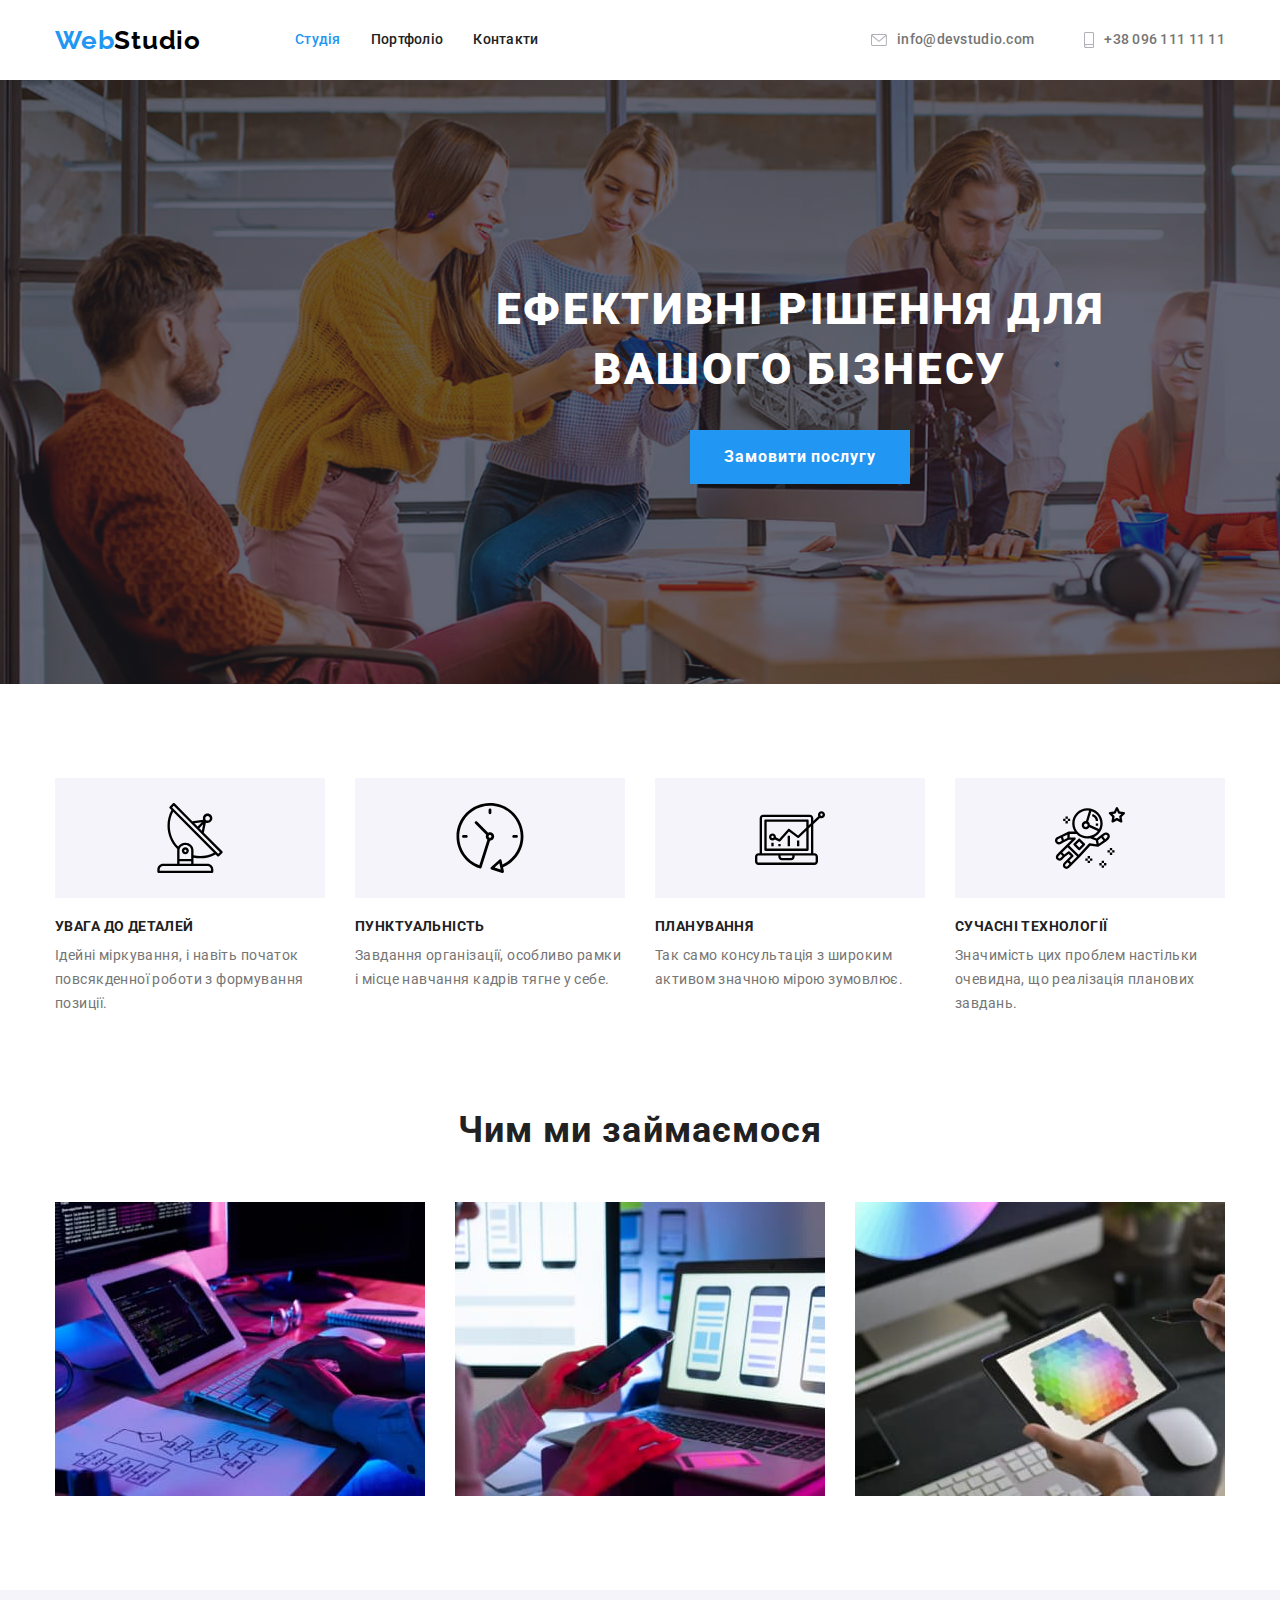
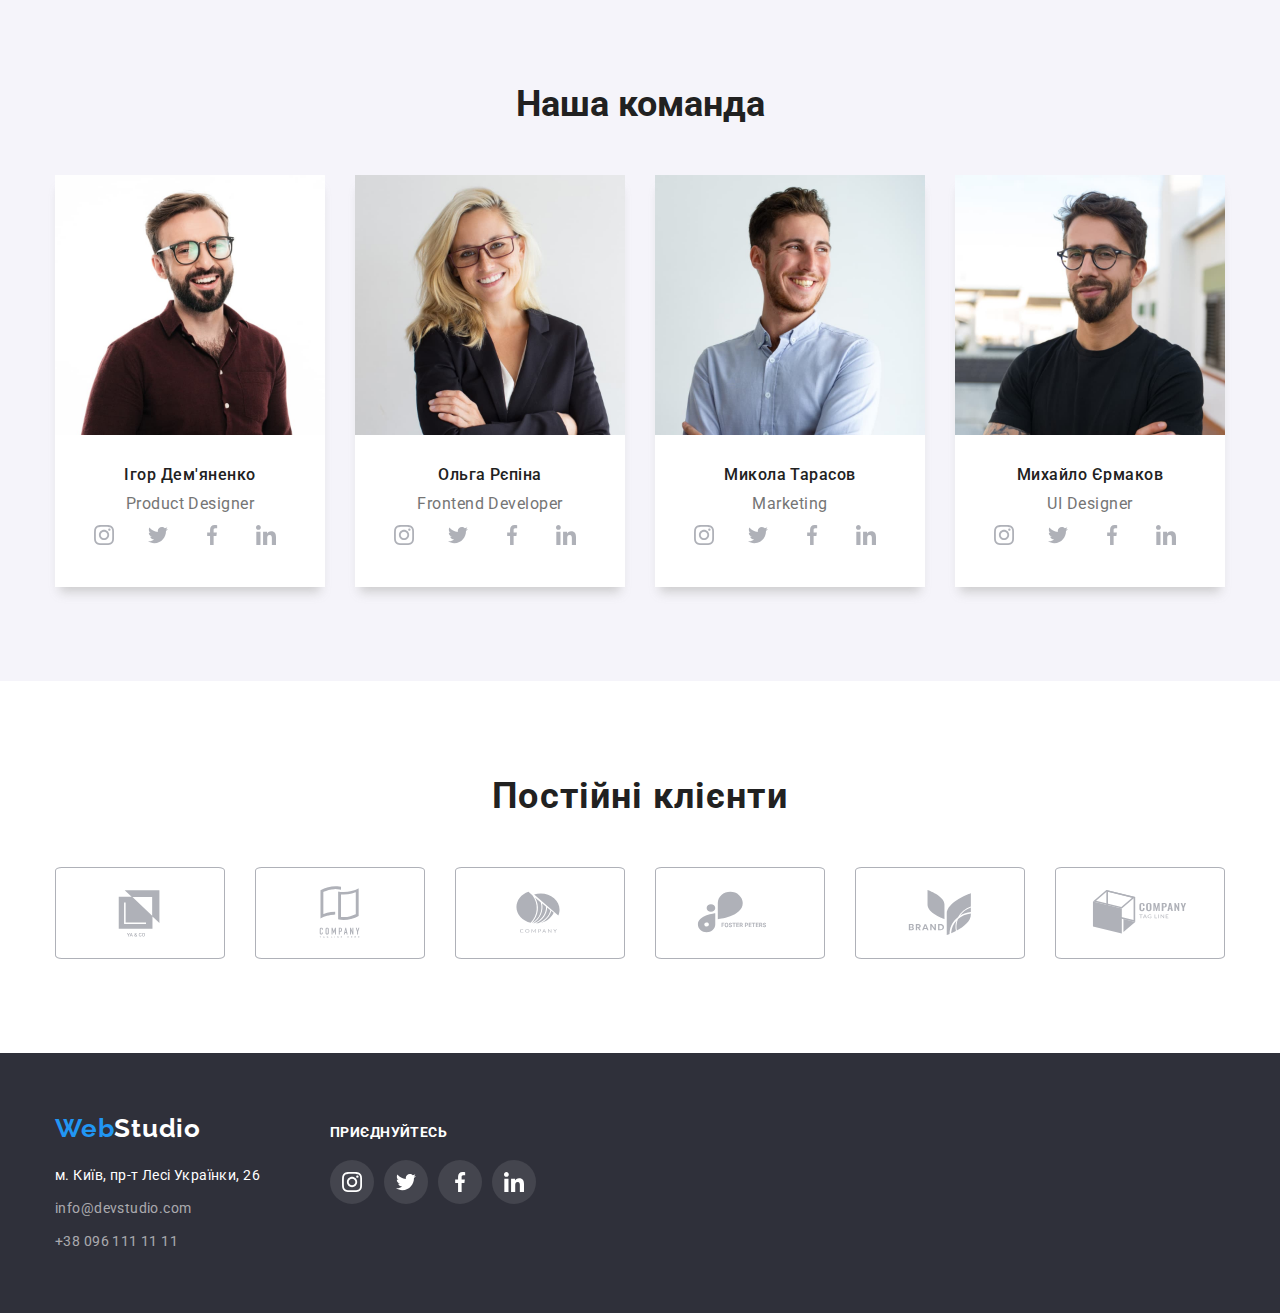
<file: index.html>
<!DOCTYPE html>
<html lang="uk">
  <head>
    <meta charset="UTF-8" />
    <meta http-equiv="X-UA-Compatible" content="IE=edge" />
    <meta name="viewport" content="width=device-width, initial-scale=1.0" />

    <!-- Підключаємо шрифти -->

    <!--  -->
    <link rel="preconnect" href="https://fonts.googleapis.com" />
    <link rel="preconnect" href="https://fonts.gstatic.com" crossorigin />
    <link
      href="https://fonts.googleapis.com/css2?family=Raleway:wght@700&family=Roboto:wght@400;500;700;900&display=swap"
      rel="stylesheet"
    />

    <!--  -->
    <title>Web Studio</title>

    <!-- Спочатку нормалізатор -->
  <link
  rel="stylesheet"
  href="https://cdnjs.cloudflare.com/ajax/libs/modern-normalize/1.0.0/modern-normalize.min.css"
/>

    <!-- Підключаємо файл зі стилями -->
    <link rel="stylesheet" href="./css/styles.css" />
  </head>
  <body>
    <header>
      <div class="heder-container container">
            <a href="./index.html" class="nav-logo-left"
              >Web<span class="nav-logo-reit">Studio</span></a
            >
          <nav class="nav-boxstudio" >
          
          
            <ul class="list-type flex-container">
              <li class="list-type-item  flex-container">
                <a href="" class="nav-list current">Студія</a>
              </li>
              <li class="list-type-item flex-container">
                <a href="./galery.html " class="nav-list">Портфоліо</a>
              </li>
              <li class="list-type-item flex-container">
                <a href="" class="nav-list">Контакти</a>
              </li>
            </ul>
          
        </nav>
        
          <ul class="list-type flex-container addres-boxstudio" >
            <li class="flex-container mailto-boxsutdio">
              <a href="mailto:info@devstudio.com" class="mailto">
                <svg class="icon-size-adresstudio">
                  <use href="./img/sprait9.svg#envelope" class="icon-contacts-envelope"></use>
                  
                </svg>
                info@devstudio.com</a
              >
            </li>
            <li class="flex-container tel-boxstudio">
              <a href="tel:+380961111111" class="tel">
                <svg class="icon-size-adresstudio-two">
                  <use href="./img/sprait9.svg#smartphone" class="icon-contacts-smartphone"></use>
                  
                </svg>
                +38 096 111 11 11</a>
            </li>
          </ul>
        
      </div>
    </header>

    <main>
      <!-- Hero section -->
    
        <section class="Hero Hero-img">
          <div class="container hero-box">
           
          <h1 class="hero-title"> Ефективні рішення для вашого бізнесу</h1>
          <button type="button" class="hero-button">Замовити послугу</button>
        </div>
        </section>

     

      <!-- Section benefits -->
     
        <section class="benefits">
          <div class="container">
          <h2 hidden>Наші особливості</h2>
          <ul class="list-type-benefits">
            <li class="benefits-list-item">
              <div class="benefits-boxfon-antena">
                <svg class="icon-size">
                  <use href="./img/sprait9.svg#antennasvg" class="icon-benefits"></use>
                  
                </svg> 
              </div>
              <h3 class="title-benefits">УВАГА ДО ДЕТАЛЕЙ</h3>
              <p class="benefits-paragraf">
                Ідейні міркування, і навіть початок повсякденної роботи з
                формування позиції.
              </p>
            </li>

            <li class="benefits-list-item">
              <div class="benefits-boxfon-clock">
                <svg class="icon-size">
                  <use href="./img/sprait9.svg#clocksvg" class="icon-instagram"></use>
                  
                </svg>
              </div>
              <h3 class="title-benefits">ПУНКТУАЛЬНІСТЬ</h3>
              <p class="benefits-paragraf">
                Завдання організації, особливо рамки і місце навчання кадрів
                тягне у себе.
              </p>
            </li>

            <li class="benefits-list-item">
              <div class="benefits-boxfon-diagram">
                <svg class="icon-size">
                  <use href="./img/sprait9.svg#diagramsvg" class="icon-instagram"></use>
                  
                </svg>
              </div>
              <h3 class="title-benefits">ПЛАНУВАННЯ</h3>
              <p class="benefits-paragraf">
                Так само консультація з широким активом значною мірою зумовлює.
              </p>
            </li>

            <li class="benefits-list-item">
              <div class="benefits-boxfon-astronaut">
                <svg class="icon-size">
                  <use href="./img/sprait9.svg#astronaut-1" class="icon-instagram"></use>
                  
                </svg>
              </div>
              <h3 class="title-benefits">СУЧАСНІ ТЕХНОЛОГІЇ</h3>
              <p class="benefits-paragraf">
                Значимість цих проблем настільки очевидна, що реалізація
                планових завдань.
              </p>
            </li>
          </ul>
        </div>
        </section>
      

      <!-- sections directions -->
      
        <section class="directions">
          <div class="container">
          <h2 class="directions-title">Чим ми займаємося</h2>
          <!-- <ul class="list-type-directions directions-list-items"> -->
            
          <ul class="list-type-directions">
            <li class="directions-items">
              <img
                src="./img/box-1.jpg"
                alt="Фото напрямку-1"
                width="370"
                height="294"
              />
            </li>
            <li class="directions-items">
              <img
                src="./img/box-2.jpg"
                alt="Фото напрямку-2"
                width="370"
                height="294"
              />
            </li>
            <li class="directions-items">
              <img
                src="./img/box-3.jpg"
                alt="Фото напрямку-3"
                width="370"
                height="294"
              />
            </li>
          </ul>
        </div>
        </section>
      

      <!--sections our teams -->
      
        <section class="our-teams">
          
          <div class="container">
          <h2 class="our-teams-title">Наша команда</h2>
          <!-- <ul class="list-type list-type-our-teams"> -->
          <ul class="list-type-our-teams">
            <li class="our-teams-iist">
              <img
                src="./img/product-designer.jpg"
                alt="Ігор Дем'яненко"
                width="270"
                height="260"
              />
              <div class="our-teams-rersonposition">
              <h3 class="our-teams-person">Ігор Дем'яненко</h3>
              <p class="our-teams-position">Product Designer</p>
              <ul class="icon-list">
                <li class="our-teams-iisticon">
                  <a href="" class="link-icon">
                  <svg class="icon-size-cocialiteam">
                    <use xlink:href="./img/sprait9.svg#instagram-2-1" class="icon-cocial"></use>
                    
                  </svg>

                </a></li>
                <li class="our-teams-iisticon">
                  <a href="" class="link-icon">
                  <svg class="icon-size-cocialiteam">
                    <use href="./img/sprait9.svg#twitter-1-1" class="icon-cocial"></use>
                    
                  </svg>

                </a></li>
                <li class="our-teams-iisticon">
                  <a href="" class="link-icon">
                  <svg class="icon-size-cocialiteam">
                    <use href="./img/sprait9.svg#facebook-1" class="icon-cocial"></use>
                    
                  </svg>

                </a></li>

                <li class="our-teams-iisticon">
                  <a href="" class="link-icon">
                  <svg class="icon-size-cocialiteam">
                    <use href="./img/sprait9.svg#linkedin-1-1" class="icon-cocial"></use>
                    
                  </svg>

                </a></li>
              </ul>
              </div>
            </li>

            <li class="our-teams-iist">
              <img
                src="./img/frontend-develooper.jpg"
                alt="Ольга Рєпіна"
                width="270"
                height="260"
              />
              <div class="our-teams-rersonposition">
              <h3 class="our-teams-person">Ольга Рєпіна</h3>
              <p class="our-teams-position">Frontend Developer</p>
              <ul class="icon-list">
                <li class="our-teams-iisticon"><a href="" class="link-icon">
                  <svg class="icon-size-cocialiteam">
                    <use xlink:href="./img/sprait9.svg#instagram-2-1" class="icon-cocial"></use>
                    
                  </svg>

                </a></li>
                <li class="our-teams-iisticon"><a href="" class="link-icon">
                  <svg class="icon-size-cocialiteam">
                    <use href="./img/sprait9.svg#twitter-1-1" class="icon-cocial"></use>
                    
                  </svg>

                </a></li>
                <li class="our-teams-iisticon"><a href="" class="link-icon">
                  <svg class="icon-size-cocialiteam">
                    <use href="./img/sprait9.svg#facebook-1" class="icon-cocial"></use>
                    
                  </svg>

                </a></li>

                <li class="our-teams-iisticon"><a href="" class="link-icon">
                  <svg class="icon-size-cocialiteam">
                    <use href="./img/sprait9.svg#linkedin-1-1" class="icon-cocial"></use>
                    
                  </svg>

                </a></li>
              </ul>
            </div>
            </li>

            <li class="our-teams-iist">
              <img
                src="./img/market.jpg"
                alt=">Микола Тарасов"
                width="270"
                height="260"
              />
              <div class="our-teams-rersonposition">
              <h3 class="our-teams-person">Микола Тарасов</h3>
              <p class="our-teams-position">Marketing</p>
              <ul class="icon-list">
                <li class="our-teams-iisticon"><a href="" class="link-icon">
                  <svg class="icon-size-cocialiteam">
                    <use xlink:href="./img/sprait9.svg#instagram-2-1" class="icon-cocial"></use>
                    
                  </svg>

                </a></li>
                <li class="our-teams-iisticon"><a href="" class="link-icon">
                  <svg class="icon-size-cocialiteam">
                    <use href="./img/sprait9.svg#twitter-1-1" class="icon-cocial"></use>
                    
                  </svg>

                </a></li>
                <li class="our-teams-iisticon"><a href="" class="link-icon">
                  <svg class="icon-size-cocialiteam">
                    <use href="./img/sprait9.svg#facebook-1" class="icon-cocial"></use>
                    
                  </svg>

                </a></li>

                <li class="our-teams-iisticon"><a href="" class="link-icon">
                  <svg class="icon-size-cocialiteam">
                    <use href="./img/sprait9.svg#linkedin-1-1" class="icon-cocial"></use>
                    
                  </svg>

                </a></li>
              </ul>
            </div>
            </li>

            <li class="our-teams-iist">
              <img
                src="./img/ul-designer.jpg"
                alt="Михайло Єрмаков"
                width="270"
                height="260"
              /><div class="our-teams-rersonposition">
              <h3 class="our-teams-person">Михайло Єрмаков</h3>
              <p class="our-teams-position">UI Designer</p>
              <ul class="icon-list">
                <li class="our-teams-iisticon">
                  <a href="" class="link-icon">
                  <svg class="icon-size-cocialiteam">
                    <use xlink:href="./img/sprait9.svg#instagram-2-1" class="icon-cocial"></use>
                    
                  </svg>

                </a></li>
                <li class="our-teams-iisticon">
                  <a href="" class="link-icon">
                  <svg class="icon-size-cocialiteam">
                    <use href="./img/sprait9.svg#twitter-1-1" class="icon-cocial"></use>
                    
                  </svg>

                </a></li>
                <li class="our-teams-iisticon">
                  <a href="" class="link-icon">
                  <svg class="icon-size-cocialiteam">
                    <use href="./img/sprait9.svg#facebook-1" class="icon-cocial"></use>
                    
                  </svg>

                </a></li>

                <li class="our-teams-iisticon">
                  <a href="" class="link-icon">
                  <svg class="icon-size-cocialiteam">
                    <use href="./img/sprait9.svg#linkedin-1-1" class="icon-cocial"></use>
                    
                  </svg>

                </a></li>
              </ul>
            </div>
            </li>
          </ul>
        </div>



        </section>

        <section class="section-client-box">
          <div class="container client-box">
            <h3 class="title-client">Постійні клієнти</h3>
            <ul class="list-client">
              <li class="list-item-client">
                <a href="" class="logo-box"> 
                  <svg class="client-box-cvg">
                    <use href="./img/sprait9.svg#Logo1">
          
                    </use>
                  </svg>
                  </a>
              </li>
              <li class="list-item-client">
                <a href=""class="logo-box">
                  <svg class="client-box-cvg">
                    <use href="./img/sprait9.svg#Logo2">
          
                    </use>
                  </svg>
                </a>
              </li>
              <li class="list-item-client">
                <a href=""class="logo-box">
                  <svg class="client-box-cvg">
                    <use href="./img/sprait9.svg#Logo3">
          
                    </use>
                  </svg>
                </a>
              </li>
              <li class="list-item-client">
                <a href=""class="logo-box">
                  <svg class="client-box-cvg">
                    <use href="./img/sprait9.svg#Logo4">
          
                    </use>
                  </svg>
                </a>
              </li>
              <li class="list-item-client">
                <a href=""class="logo-box">
                  <svg class="client-box-cvg">
                    <use href="./img/sprait9.svg#Logo5">
          
                    </use>
                  </svg>
                </a>
              </li>
              <li class="list-item-client">
                <a href=""class="logo-box">
                  <svg class="client-box-cvg">
                    <use href="./img/sprait9.svg#Logo6">
          
                    </use>
                  </svg>
                </a>
              </li>


            </ul>
          
          </div>
        </div>
        
        </section>
      
    </main>

    <footer class="footer">
      <!-- <div class="gpoup-footer container"> -->
      <div class="container flex-container flex-container-footerstudio">
        <div class=" logo-info-futerstudio" >
        <a href="./index.html" class="nav-logo-footerleft"
          >Web<span class="nav-logo-reitfooter">Studio</span></a
        >
        <address class="adres-footer-studio">
         
          <!-- <ul class="list-type list-type-footer"> -->
            <ul class="list-footerStudio">
            <li class="list-item-footer">
              <a
                href="https://goo.gl/maps/WQxxdUkWUCcxHzvu8"
                target="_blank"
                rel="noopener norefferer nofollow"
                class="footer-item-one"
                >м. Київ, пр-т Лесі Українки, 26</a
              >
            </li>

            <li class="footer-item-two  list-item-footer" >
              <a href="mailto:info@devstudio.com" class="footer-item-two"
                >info@devstudio.com</a
              >
            </li>

            <li class="footer-item-two  list-item-footer" >
              <a href="tel:+380961111111" class="footer-item-two footer-item-twostodio">
                +38 096 111 11 11</a
              >
            </li>
          </ul>
        </address>
      </div> 
          <div class="footer-iconstudio">
            <!-- <h3 class="footer-iconstudio-title">Приеднуйтесь</h3> -->
            <p class="footer-iconstudio-title">Приєднуйтесь</p>
              <ul class="footerlist-iconstudio">
              <li class="footerlistitem-iconstudio">
                <a href=""class="Link-cocial-footerstudio">
                  <svg class="icon-cocial-footerstudio">
                  <use href="./img/sprait9.svg#instagram-2-2">
        
                  </use>
                </svg>
              </a></li>
              <li class="footerlistitem-iconstudio">
                <a href=""class="Link-cocial-footerstudio">
                <svg class="icon-cocial-footerstudio">
                  <use href="./img/sprait9.svg#twitter-1-1">
        
                  </use>
                </svg>
              </a></li>
              <li class="footerlistitem-iconstudio">
                <a href=""class="Link-cocial-footerstudio">
                <svg class="icon-cocial-footerstudio">
                  <use href="./img/sprait9.svg#facebook1-2">
        
                  </use>
                </svg>
              </a></li>
              <li class="footerlistitem-iconstudio">
                <a href="" class="Link-cocial-footerstudio">
                <svg class="icon-cocial-footerstudio">
                  <use href="./img/sprait9.svg#linkedin1-2">
        
                  </use>
                </svg>
              </a></li>
            </ul>
          </div>  
        
      </div>
    </footer>
  </body>
</html>
</file>
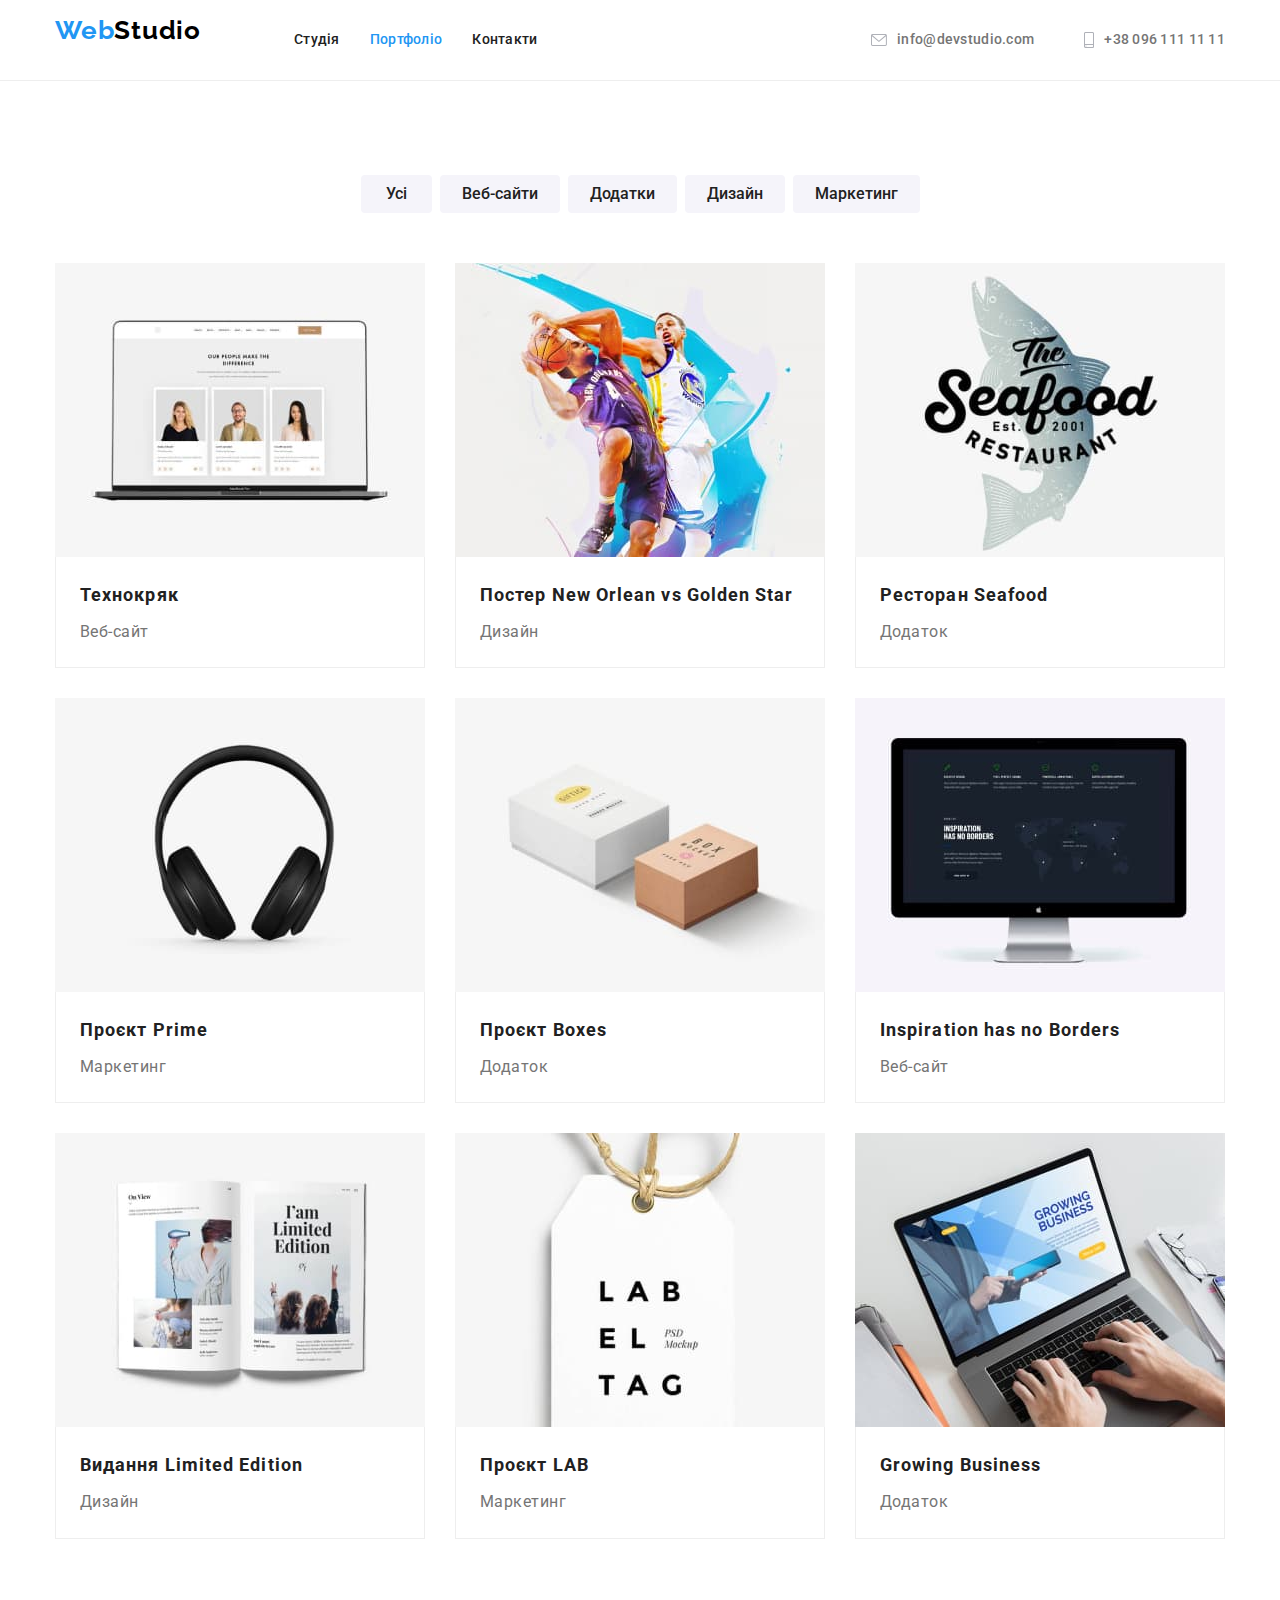
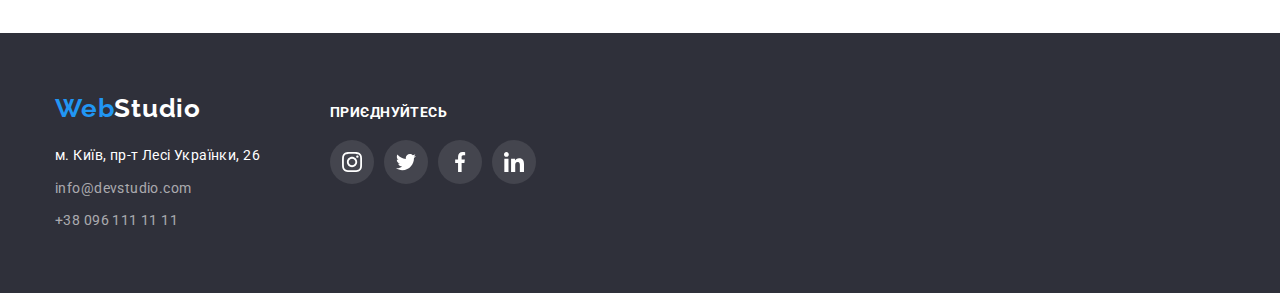
<file: galery.html>
<!DOCTYPE html>
<html lang="uk">
  <head>
    <meta charset="UTF-8" />
    <meta http-equiv="X-UA-Compatible" content="IE=edge" />
    <meta name="viewport" content="width=device-width, initial-scale=1.0" />

    <!-- Підключаємо шрифти -->

    <!--  -->
    <link rel="preconnect" href="https://fonts.googleapis.com" />
    <link rel="preconnect" href="https://fonts.gstatic.com" crossorigin />
    <link
      href="https://fonts.googleapis.com/css2?family=Raleway:wght@700&family=Roboto:wght@400;500;700;900&display=swap"
      rel="stylesheet"
    />
    <!--  -->
    <!-- Спочатку нормалізатор -->
    <link
      rel="stylesheet"
      href="https://cdnjs.cloudflare.com/ajax/libs/modern-normalize/1.0.0/modern-normalize.min.css"
    />

    <!-- Підключаємо файл зі стилями -->
    <link rel="stylesheet" href="./css/styles.css" />

    <title>Web Studio</title>
  </head>

  <body>
    <header class="header-galery">
      <div class="header-block-galery container">
        
        <a href="./index.html" class="nav-logo-leftgalery"
          >Web<span class="nav-logo-reit">Studio</span></a
        >
        
        <nav>
          
          <ul class="list-type-hedergalery">
            <li class="list-item-pagesgalery">
              <a href="./index.html" class="nav-list">Студія</a>
            </li>
            <li class="list-item-pagesgalery">
              <a href="" class="nav-list current">Портфоліо</a>
            </li>
            <li class="list-item-pagesgalery">
              <a href="" class="nav-list">Контакти</a>
            </li>
          </ul>
          
        </nav>
        
        <ul class="contact-type-hedergalery">
          <li class="flex-container list-item-contactgalery mailto-boxgalery">
            <a href="mailto:info@devstudio.com" class="mailto">
            <svg class="icon-size-adresstudio">
              <use href="./img/sprait9.svg#envelope" class="icon-contacts-envelope"></use>
              
            </svg>
              info@devstudio.com</a
            >
          </li>
          <li class=" flex-container list-item-contactgalery tel-boxgalery">
            <a href="tel:+380961111111" class="tel">
              <svg class="icon-size-adresstudio-two">
                <use href="./img/sprait9.svg#smartphone" class="icon-contacts-smartphone"></use>
                
              </svg>
              
              +38 096 111 11 11</a>
          </li>
        </ul>
        
      </div>
    </header>

    <main>
      <!-- section portfolio -->

      <section class="portfolio">
        <div class="block-button-list container">
          <h1 class="visually-hidden">Потрфоліо</h1>
          <!-- blok Batton -->
          <ul class="button-listgalery">
            <li class="buton-itemgalery">
              <button type="button" class="button-one buttongalery-all">
                Усі
              </button>
            </li>
            <li class="buton-itemgalery">
              <button type="button" class="button-one buttongalery-webisite">
                Веб-сайти
              </button>
            </li>
            <li class="buton-itemgalery">
              <button type="button" class="button-one buttongalery-application">
                Додатки
              </button>
            </li>
            <li class="buton-itemgalery">
              <button type="button" class="button-one buttongalery-design">
                Дизайн
              </button>
            </li>
            <li class="buton-itemgalery">
              <button type="button" class="button-one buttongalery-marketing">
                Маркетинг
              </button>
            </li>
          </ul>
          
          <ul class="list-type-galery">
            <li class="galery-blok block-galery-item">
              <a href="" class="ablock-galery-item">
              <img
                src="./img-galery/technokryak.jpg"
                class="galery-images"
                alt="technokryak"
              />
              <div class="text-galery-box">
                <h2 class="galery-title galery-title-box">Технокряк</h2>
                <p class="galery-Paragraf galery-Paragraf-box">Веб-сайт</p>
              </div>
            </a>
            </li>

            <li class="galery-blok block-galery-item">
              <a href=""class="ablock-galery-item">
              <img
                src="./img-galery/new-orlean-vs-golden-star.jpg"
                class="galery-images"
                alt="new-orlean-vs-golden-star"
              />
              <div class="text-galery-box">
                <h2 class="galery-title galery-title-box">
                  Постер New Orlean vs Golden Star
                </h2>
                <p class="galery-Paragraf galery-Paragraf-box">Дизайн</p>
              </div>
            </a>
            </li>

            <li class="galery-blok block-galery-item">
              <a href=""class="ablock-galery-item">
              <img
                src="./img-galery/restouran-seafood.jpg"
                class="galery-images"
                alt="restouran-seafood"
              />
              <div class="text-galery-box">
                <h2 class="galery-title galery-title-box">Ресторан Seafood</h2>
                <p class="galery-Paragraf galery-Paragraf-box">Додаток</p>
              </div>
              </a>
            </li>

            <li class="galery-blok block-galery-item">
              <a href=""class="ablock-galery-item">
              <img
                src="./img-galery/proekt-prime.jpg"
                class="galery-images"
                alt="proekt-prime"
              />
              <div class="text-galery-box">
                <h2 class="galery-title galery-title-box">Проєкт Prime</h2>
                <p class="galery-Paragraf galery-Paragraf-box">Маркетинг</p>
              </div>
              </a>
            </li>

            <li class="galery-blok block-galery-item">
              <a href=""class="ablock-galery-item">
              <img
                src="./img-galery/proekt-boxes.jpg"
                class="galery-images"
                alt="proekt-boxes"
              />
              <div class="text-galery-box">
                <h2 class="galery-title galery-title-box">Проєкт Boxes</h2>
                <p class="galery-Paragraf galery-Paragraf-box">Додаток</p>
              </div>
              </a>
            </li>

            <li class="galery-blok block-galery-item">
              <a href=""class="ablock-galery-item">
              <img
                src="./img-galery/Inspiration-has-no-borders.jpg"
                class="galery-images"
                alt="Inspiration-has-no-borders"
              />
              <div class="text-galery-box">
                <h2 class="galery-title galery-title-box">
                  Inspiration has no Borders
                </h2>
                <p class="galery-Paragraf galery-Paragraf-box">Веб-сайт</p>
              </div>
            </a>
            </li>

            <li class="galery-blok block-galery-item">
              <a href=""class="ablock-galery-item">
              <img
                src="./img-galery/limited-еdition.jpg "
                class="galery-images"
                alt="limited-еdition"
              />
              <div class="text-galery-box">
                <h2 class="galery-title galery-title-box">
                  Видання Limited Edition
                </h2>
                <p class="galery-Paragraf galery-Paragraf-box">Дизайн</p>
              </div>
            </a>
            </li>

            <li class="galery-blok block-galery-item">
              <a href=""class="ablock-galery-item">
              <img
                src="./img-galery/proect-lab.jpg"
                class="galery-images"
                alt="proect-lab"
              />
              <div class="text-galery-box">
                <h2 class="galery-title galery-title-box">Проєкт LAB</h2>
                <p class="galery-Paragraf galery-Paragraf-box">Маркетинг</p>
              </div>
              </a>
            </li>

            <li class="galery-blok block-galery-item">
              <a href=""class="ablock-galery-item">
              <img
                src="./img-galery/growing-business.jpg"
                class="galery-images"
                alt="growing-business"
              />
              <div class="text-galery-box">
                <h2 class="galery-title galery-title-box">Growing Business</h2>
                <p class="galery-Paragraf galery-Paragraf-box">Додаток</p>
              </div>
              </a>
            </li>
          </ul>
        </div>
      </section>
    </main>

    <footer class="footer-galery">
      <div class="container flex-container flex-container-footergalery">
        <div class="logo-info-futergalery">
        <a href="./index.html" class="nav-logo-leftgalery"
          >Web<span class="nav-logo-reitfooter">Studio</span></a
        >

        <address>
          <div class="addres-box">
            <!-- <ul class="list-type"> -->
            <ul class="list-type-footergalery">
              <li class="footer-item-two">
                <a
                  href="https://goo.gl/maps/WQxxdUkWUCcxHzvu8"
                  target="_blank"
                  rel="noopener norefferer nofollow"
                  class="footer-item-one"
                  >м. Київ, пр-т Лесі Українки, 26</a
                >
              </li>

              <li class="footer-item-two">
                <a
                  href="mailto:info@devstudio.com"
                  class="footer-item-two footer-item-twogalery"
                  >info@devstudio.com</a
                >
              </li>

              <li class="footer-item-two">
                <a
                  href="tel:+380961111111"
                  class="footer-item-two footer-item-frigalery"
                >
                  +38 096 111 11 11</a
                >
              </li>
            </ul>
          </div>
        </address>
      </div>
      <div class="footer-icongalery">
        <p class="footer-icongalery-title">Приєднуйтесь</p>
        <!-- <h3 class="footer-icongalery-title">Приеднуйтесь</h3> -->
          <ul class="footerlist-icongalery">
          <li class="footerlistitem-icongalery">
            <a href="" class="Link-cocial-footergalery"> 
            <svg class="icon-cocial-footerstudio">
              <use href="./img/sprait9.svg#instagram-2-2">
    
              </use>
            </svg>
          </a></li>
          <li class="footerlistitem-icongalery"> 
            <a href=""class="Link-cocial-footergalery">
              <svg class="icon-cocial-footerstudio">
                <use href="./img/sprait9.svg#twitter-1-1">
      
                </use>
              </svg> 
            </a></li>
          <li class="footerlistitem-icongalery">
            <a href=""class="Link-cocial-footergalery">
              <svg class="icon-cocial-footerstudio">
                <use href="./img/sprait9.svg#facebook1-2">
      
                </use>
              </svg>
            </a></li>
          <li class="footerlistitem-icongalery">
            
            <a href=""class="Link-cocial-footergalery">
              <svg class="icon-cocial-footerstudio">
                <use href="./img/sprait9.svg#linkedin1-2">
      
                </use>
              </svg>
            </a></li>
        </ul>
      </div>
      </div>
    </footer>
  </body>
</html>
</file>
<file: css/styles.css>
:root {
  --primary-text-kolor: #212121;
  --second-text-kolor: #757575;
  /* --color-border-hedergalery: #A9BABA; */
  --color-border-hedergalery: #EEEEEE;
  --color-current: #2196f3;
  --color-background-oun: #ffffff;
  --color-nav-logo: #000000;
  --color-bagraund-baton-one:#f5f4fa;
  --color-hero-bagraund: #2f303a;
  --color-title-one: #212121;
  --color-button-cover:#188ECB;
  --color-our-teams: #F5F4FA;
  --color-our-teams-title:#212121;
  --border-element:0px solid red ;
  --border-small-conteiner:0px solid  #188ECB;
  --border-big-conteiner:0px solid orangered;
  --border-block:0px solid   yellowgreen;
  
 

  /* (24/16) */
  --lin-heit-one:1.5;

  /* (24/14) */
  --lin-heit-two:1.7;

  /* 36/18 */
  --lin-heit-three:2.0;

  /* 30/16 */
  --lin-heit-four:1.9;

  /* 26/16 */
  --lin-heit-five:1.6;
  /* 60/44 */
  --lin-heit-six:1.36;
  /* 16/14=1.14 */
  --lin-heit-seven:1.14;
  --width-block:1400px;
}
p,
h1,
h2,
h3,
h4,
h5,
h6 {
    margin: 0;
}

ul {
    margin: 0;
    padding: 0;
}
img{
  display: block;
  max-width: 100%;
}


body {
  font-family: "Roboto" ,sans-serif;
  background: var(--color-background-oun);

}

/* flex-flex */


.container{
  /* width:var(--width-block); */
  width: 1200px;
  padding-left: 15px;
  padding-right: 15px;
  margin:0 auto;
}
.flex-container{
  display: flex;
}

.heder-container{
  
  display: flex;
  align-items: center;

}

.logo{
  

  display: flex;
  /* padding-left: 215px; */
  margin-left: 15px;
  margin-right: 90px;
  /* margin-top:24px;
  margin-bottom:24px; */

}
.title-Pages{
 
  display: flex; 



}
 
.directions{
  padding-bottom:94px;

}
.list-type-directions {
  list-style: none;
  display: flex;
  padding-left:0px;
}


.list-type .list-type-item:not(:first-child){
  margin-left: 30px;
  
}
.list-type .list-type-item:first-child{
  margin-left:0px;
  
}



.contacs-item{
 
  display: flex;
  margin-left: auto;
  /* margin-right:15px; */
  /* margin-left:344px; */
  justify-content: center;  
  /* margin-left: 344px; */
  /* margin-right: 215px; */

  
}
.contacs-item li:not(:first-child){
  /* padding-left:50px ; */
  margin-left: 50px;
}



.group-one{
  
  /* display: flex;  */
}
.gpoup-two{
  

}
.gpoup-three{
  display: flex;
  
}
/* Flex Hero */
.gpoup-Hero{

background: var(--color-hero-bagraund);

display: flex;
align-items: center;
justify-items: center;
margin-left: auto;
margin-right: auto;


}
.Hero {
  background: var(--color-hero-bagraund);


  /* width: var(--width-block);
  display: flex;
  justify-content: center; */

  padding-top: 200px;
  padding-bottom: 200px;
  
  

}

.title-button-grouphero{
  
  
  
  display: flex;
  flex-direction:column;
  justify-content:center;
  align-items:center;
  
  padding-top: 200px;
  padding-bottom: 200px;

  margin-left: 250px;
  margin-right: 250px;

}
.gpoup-benefits{
  display: flex;
  
  margin-left: auto;
  margin-right: auto; 
 
}



.gpoup-directions{
  display: flex;
  
  margin-left: auto;
  margin-right: auto; 
  justify-content: center;
}
.directions-list-items{
  
  display: flex;
  
}
.directions-items{
  margin-right: 30px;
}
.directions-items:last-child{
  margin-right:0px; 
}

.img-direction{
  display: block;
}

.gpoup-our-teams{
  
  
 /* background: var(--color-our-teams); */
  display: flex;
  margin-left: auto;
  margin-right: auto;
  justify-content: center; 
  

}

.list-type-our-teams{
  list-style: none;
  
  display: flex;
  margin-top: 50px;
  padding-left: 0px;

  gap: 30px;




}
.gpoup-footer{
  /* background:var(--color-hero-bagraund); */
  
  
  display: flex;
  margin-left: auto;
  margin-right: auto;

  flex-direction: column;
  
}

.list-type-footer{
margin-top:0px ;
margin-left: 100px;
margin-bottom: 60px;
}

.list-footerStudio{
  list-style: none;
  padding-left: 0px;
  
}
.adres-footer-studio{
  /* margin-top: 20px; */
}

.nav-logo-footerleft{

  
  font-family: 'Raleway', sans-serif;

  color:var(--color-current);
  font-size: 26px;
  font-weight: 700;
  text-decoration: none;
  line-height: 1.19;
  letter-spacing: 0.03em;

  /* margin-top: 20px; */
  margin-bottom: 20px; 
 

  /* margin-left: 100px; */
}


.nav-logo {
  font-family: "Raleway", sans-serif;
  color: var(--color-nav-logo);
  
  

  font-size: 26px;
  font-weight: 700;
  text-decoration: none;
  letter-spacing: 0.03em;


}
.nav-logo-left {
  font-family: 'Raleway', sans-serif;

  color:var(--color-current);
  font-size: 26px;
  font-weight: 700;
  text-decoration: none;
  line-height: 1.19;
  letter-spacing: 0.03em;

  padding-top: 24px;
  padding-bottom: 24px;
  display: flex;
}
.nav-logo-reit {
  font-family: 'Raleway', sans-serif;
  color: var(--color-nav-logo);
  

  font-size: 26px;
  font-weight: 700;
  text-decoration: none;
  line-height: 1.19;
  letter-spacing: 0.03em;

}

.nav-boxstudio{
margin-left: 94px;
}

.nav-logo-reitfooter {
  
  font-family: 'Raleway', sans-serif;
  color: var(--color-background-oun);
  

  font-size: 26px;
  font-weight: 700;
  text-decoration: none;
  line-height: 1.19;
  letter-spacing: 0.03em;
}

.nav-list.current {
  color: var(--color-current);
}
.nav-list {
  
  color: var(--primary-text-kolor);
  font-size: 14px;
  font-weight: 500;
  text-decoration: none;
  line-height: var(--lin-heit-seven);
  letter-spacing: 0.02em;

  display: block;
  padding-top:32px;
  padding-bottom:32px;
  

}
.nav-logo-left{
  
}

  
.nav-list:hover,
.nav-list:focus {

  color: var(--color-current);
}
.mailto,
.tel {
  
  color: var(--second-text-kolor);
  text-decoration:none ;
  font-weight: 500;
  font-size: 14px;
  line-height: 1.14;
  letter-spacing: 0.02em;

  /* display: block; */
  display: flex;
  padding-top:32px;
  padding-bottom:32px;
  align-items: center;
  
  
}
.tel{
 

}
.mailto:hover,
.mailto:focus,
.tel:hover,
.tel:focus {

  color: var(--color-current);
}
.mailto:hover .icon-contacts-envelope{
  fill:var(--color-current) ;
}

.tel:hover .icon-contacts-smartphone{
  fill:var(--color-current) ;
}

.mailto:focus .icon-contacts-envelope{
  fill:var(--color-current) ;
}

.tel:focus .icon-contacts-smartphone{
  fill:var(--color-current) ;
}


.button-list,
.list-type {
  list-style: none;

}

.mailto-boxsutdio{
  margin-right: 50px;
}

.mailto-boxsutdio:hover{
  margin-right: 50px;
  fill: #2196F3;
}
.addres-boxstudio{
  margin-left: auto;
}


.hero-box{
 /*  */
  text-align: center;
  justify-content: center;
}





.hero-title {
  
  color:var( --color-background-oun);
  font-size: 44px;
  font-weight: 900;
  line-height:var(--lin-heit-six) ;
  letter-spacing:0.06em ;
  text-transform: uppercase;
  max-width: 696px;
   margin-left: auto;
  margin-right: auto;

}
.hero-button {
  font-family: "Roboto" ,sans-serif;
  background: var(--color-current);
  color: var(--color-background-oun);
  font-size: 16px;
  font-weight: 700;
  cursor: pointer;
  line-height:var( --lin-heit-four) ;
  letter-spacing:0.06em ;

  margin-top: 30px;
  
  padding-left: 32px;
  padding-top: 10px;
  padding-right: 32px;
  padding-bottom: 10px;
  border-color: transparent;



}
.hero-button:hover,
.hero-button:focus {
  background-color: var(--color-button-cover);
 

}

.Hero-img{
  background-image: linear-gradient(
    to right,
    rgba(47, 48, 58, 0.4),
    rgba(47, 48, 58, 0.4)),url(../img/Img.png);
  background-repeat: no-repeat;
  background-position: center;
  background-size: cover;
  width: 1600px;
  margin: 0px auto;
}


.title-benefits {
  color: var(--color-title-one);
  font-size: 14px;
  font-weight: 700;
  line-height: 16px;
  letter-spacing: 0.03em;
  text-transform: uppercase;

  

   
} 
.benefits-list-item{


/* flex-basis: 270px; */
flex-basis: calc((100% - 90px) / 4);


}

.benefits-list-item:last-child{
  /* background: tomato; */
  margin-right:0px;
}
.benefits-boxfon-antena{
 display: flex;
  width: 270px;
 height: 120px;
 align-items: center;
 justify-content: center;
 margin-bottom: 20px;
 background-color: #F5F4FA; 
 /* background-image:url(../img-icon/antenna\ 1-2.svg) ;
 background-position: center;
 background-repeat: no-repeat;
 background-size: 30%; */
}

.benefits-boxfon-clock{
  display: flex;
   width: 270px;
  height: 120px;
  align-items: center;
  justify-content: center;
  margin-bottom: 20px;
  background-color: #F5F4FA; 
  /* background-image:url(../img-icon/clock\ 1-2.svg) ;
  background-position: center;
  background-repeat: no-repeat;
  background-size: 30%; */
 }
 .benefits-boxfon-diagram{
  display: flex;
   width: 270px;
  height: 120px;
  align-items: center;
  justify-content: center;
  margin-bottom: 20px;
  background-color: #F5F4FA; 
  /* background-image:url(../img-icon/diagram\ 1-2.svg) ;
  background-position: center;
  background-repeat: no-repeat;
  background-size: 30%; */
 }

 .benefits-boxfon-astronaut{
  display: flex;
   width: 270px;
  height: 120px;
  align-items: center;
  justify-content: center;
  margin-bottom: 20px;
  background-color: #F5F4FA; 
  /* background-image:url(../img-icon/astronaut\ 1-2.svg) ;
  background-position: center;
  background-repeat: no-repeat;
  background-size: 30%; */
 }



.benefits-paragraf {

  color: var(--second-text-kolor);
  font-weight: 400;
  font-size: 14px;
  line-height: var(--lin-heit-two);
  letter-spacing: 0.03em;

 
  display: flex;
  /* justify-content:space-evenly; */
  margin-top: 10px;
  margin-bottom: 0px;

}



.directions-title {

  color: var(--primary-text-kolor);
  font-weight: 700;
  font-size: 36px;
  line-height: 1.17;
  letter-spacing: 0.03em;
  text-align: center;

  margin-left: auto;
  margin-right: auto;
  margin-bottom: 50px;
}
.our-teams {
  background: var(--color-our-teams);
 
  padding-top: 94px;
  padding-bottom: 94px;
  justify-content: center;
  
  
}
.our-teams-iist {
  background:var(--color-background-oun);
  box-shadow: 0px 10px 10px -5px rgba(194, 194, 194, 0.8);

}
/* .our-teams-iist:hover {
  background:var(--color-background-oun);
  box-shadow: 0px 10px 10px -5px rgba(194, 194, 194, 0.8);
} */
.our-teams-iist:last-child{
  /* margin-right: 0px; */
}
.our-teams-title {
  color: var(--color-our-teams-title);
  font-size: 36px;
  font-weight: 700;
  text-align: center;

  margin-bottom: 50px;
}

.our-teams-person {
  color: var(--primary-text-kolor);
  font-weight: 500;
  font-size: 16px;
  line-height: 1.19;
  letter-spacing: 0.03em;
  /* text-align: center;
  margin-top: 30px; */
  margin-bottom: 10px;
}
.our-teams-position {
  color: var(--second-text-kolor);
  font-weight: 400;
  font-size: 16px;
  line-height: 1.19;
  letter-spacing: 0.03em;
  /* text-align: center;
  margin-top: 0px;
  margin-bottom: 30px; */
}
.our-teams-rersonposition{
  
  text-align: center;
  
  
  padding-top: 30px;
  padding-bottom: 30px;
}
.icon-list{
 display: flex;
 list-style: none;
 align-items: center;
 justify-content: center;

}
.our-teams-iisticon{
  display: flex;
  align-items: center;
  justify-content: center;
  width: 44px;
  height: 44px;
  margin-right: 10px;
  

}
.our-teams-iisticon:nth-last-child(){
  margin-right: 0px;
}
.link-icon{
  
  display: flex;
  align-items: center;
  justify-content: center;
  width: 44px;
  height: 44px;
  border-radius: 50%;

}
.link-icon:hover{
  
  display: flex;
  align-items: center;
  justify-content: center;
  width: 44px;
  height: 44px;
  background-color: #2196F3;
  border-radius: 50%;
  /* fill: #ffffff; */

}
.link-icon:hover .icon-size-cocialiteam{

     fill: white;
}

.link-icon:focus{
  display: flex;
  align-items: center;
  justify-content: center;
  width: 44px;
  height: 44px;
  background-color: #2196F3;
  border-radius: 50%;
  /* fill: #ffffff; */
  
}

.link-icon:focus .icon-size-cocialiteam{
   fill: white;
}


.icon-instagram{
  width: 44px;
  height: 44px;
  background-position: center;
  background-size: cover;
  /* fill: #FFFFFF; */
  /* color: #AFB1B8; */
  
}
.icon-contacts-envelope{
  width: 44px;
  height: 44px;
  background-position: center;
  background-size: cover;
  padding-top: 5px;
  margin-right: 5px;
  fill: #AFB1B8;

}
.icon-contacts-envelope:hover{
  width: 44px;
  height: 44px;
  background-position: center;
  background-size: cover;
  padding-top: 5px;
  margin-right: 5px;
  fill: #2196F3;

}
.icon-contacts-smartphone{
  width: 10px;
  height: 16px;
  background-position: center;
  background-size: cover;
  padding-top: 5px;
  margin-right: 5px;
  fill: #AFB1B8;
  
  
}
.icon-contacts-smartphone:hover{
  width: 10px;
  height: 16px;
  background-position: center;
  background-size: cover;
  padding-top: 5px;
  margin-right: 5px;
  fill: #2196F3;
  
  
}
.icon-cocial{
  width: 20px;
  height: 20px;
  background-position: center;
  background-size: cover;
  fill: #AFB1B8;
  /* color: #AFB1B8; */
  
}


.icon-cocial-footer{
  width: 20px;
  height: 20px;
  background-position: center;
  background-size: cover;
  /* fill: #FFFFFF; */
  /* color: #AFB1B8; */
  
}
.icon-benefits{
  width: 70px;
  height: 70px;
  background-position: center;
  background-size: cover;
  
  
}
.icon-size-adresstudio{
  width: 16px;
  height: 12px;
  margin-right: 10px;
  

}
.icon-size-adresstudio-two{
  width: 10px;
  height: 16px;
  margin-right: 10px;
  

}
.icon-size-benefits{
  width: 70px;
  height: 70px;
  

}
.icon-size{
  width: 70px;
  height: 70px;
  

}
.icon-size-cocialiteam{
  width: 20px;
  height: 20px;
  fill: #ffffff;
  

}
.section-client-box{
padding-top: 94px;
padding-bottom: 94px;

}
.client-box{
  /* margin-top: 94px; */
}
.title-client{
  font-weight: 700;
  font-size: 36px;
  line-height: 42px;
  text-align: center;
  letter-spacing: 0.03em;
  color: #212121;
  margin-bottom: 50px;
  }
.list-client{
   display: flex;
  list-style: none;
  align-items: center;
  justify-content: center;
  
  
}
.list-item-client{
  width:170px ;
  height:92px ;
  margin-right: 30px;
}
.list-item-client:nth-child(6){
  margin-right: 0px;

}
.logo-box{
  width: 170px;
  height: 92px;
 
  display: flex;
  align-items: center;
  justify-content: center;

  border: 1px solid  #AFB1B8;
  border-radius: 4%;
  }
  .logo-box:hover{
    border: 1px solid  #2196F3;
    border-radius: 4%;

  }
  .logo-box:focus{
    border: 1px solid  #2196F3;
    border-radius: 4%;
    
  }

.client-box-cvg{
  width: 106px;
  height: 60px;
  fill: #AFB1B8;
 }
.logo-box:hover .client-box-cvg{

  fill:#2196F3 ;
  }

  .logo-box:focus .client-box-cvg{
   
    fill:#2196F3 ;
    }

.icon-cocial-footerstudio{
   width: 20px;
   height: 20px;
   fill: #ffffff;
}

.logo-info-futerstudio{
flex-direction: column;
display: flex;
}

.flex-container-footerstudio{
  display: flex;
  align-items: baseline;
}
.footer-iconstudio{
  display: flex;
  flex-direction: column;
  align-items: baseline;
  justify-content: center;
  
  width: 300px;
  height: 100px;
  margin-left: 70px;
  
  
  
}

.footer-iconstudio-title{
  font-weight: 700;
font-size: 14px;
line-height: 16px;
letter-spacing: 0.03em;
text-transform: uppercase;
color: #FFFFFF;

margin-right: auto;


}
.footerlist-iconstudio{
  display: flex;
  
  list-style: none;
  justify-content: center;
  margin-top: 20px;
  
}
.footerlistitem-iconstudio{
  width: 44px;
  height: 44px;
  margin-right: 10px;
  background-color: #44454E;
  border-radius: 50%;
  display: flex;
  align-items: center;
  justify-content: center;
}

.Link-cocial-footerstudio:hover{
  border-radius: 50%;
   background-color: #2196F3;
 }

.Link-cocial-footerstudio:focus{
  border-radius: 50%;
  background-color: #2196F3;
 
}
.footerlistitem-iconstudio:nth-child(4){
  margin-right: 0px;
}

.Link-cocial-footerstudio{
  display: flex;
  align-items: center;
  justify-content: center;
  width: 100%;
  height: 100%;
}


.footer {
  background:var(--color-hero-bagraund);
  padding-top: 60px;
  padding-bottom: 60px;
 
}
.footer-logo {
  font-family: "Raleway, sans-serif";
  color:var(--color-background-oun);
  /* color: #2196F3: */

  font-size: 26px;
  font-weight: 700;
  text-decoration: none;

}
.footer-item-one,
.footer-item-two {
  color:var(--color-background-oun);
  font-size: 14px;
  font-weight: 400;
  text-decoration: none;
  font-style: normal;
  line-height: var(--lin-heit-two);
  letter-spacing: 0.03em;
  margin-top: 0px;
  margin-bottom:0px;
}
.footer-item-two {
  color: rgba(100%, 100%, 100%, 60%);
  margin-bottom: 9px;
  
}.footer-item-two:last-child{
  margin-bottom: 0px;
}


.list-item-footer{
 margin-bottom: 9px; 
}
.list-item-footer:last-child{
  margin-bottom: 0px; 
 }

.footer-item-twostodio{
  /* display: flex;
  margin-top: 20px; */
}
.footer-item-one:hover,
.footer-item-two:hover,
.footer-item-one:focus,
.footer-item-two:focus
{
  color: var(--color-current);

}



/* galery */

.header-galery{
  border-bottom: 1px solid var(--color-border-hedergalery);

}









.visually-hidden { position: absolute; 
  white-space: nowrap; 
  width: 1px; 
  height: 1px; 
  overflow: hidden; 
  border: 0; 
  padding: 0; 
  clip: rect(0 0 0 0); 
  clip-path: inset(50%); 
  margin: -1px; }"

.galery-blok {
  width: 370px;
  height: 404px;

  
}
.galery-images {
  width: 370px;
  height: 294px;
}
.galery-title {
  color: var(--primary-text-kolor);
  font-size: 18px;
  font-weight: 700;
  line-height: var(--lin-heit-three) ;
  letter-spacing: 0.06em;
}
.galery-Paragraf {
  color: var(--second-text-kolor);
  font-size: 16px;
  font-weight: normal;
  line-height:var(--lin-heit-four) ;
  letter-spacing: 0.03em;
}

.header-block-galery{
  
  
  
  display: flex;
  align-items: center;

  
  
 
 
  

}

.nav-logo-galery{

display: flex;
margin-left: 15px;
margin-right:90px;

}

.nav-logo-leftgalery{
  font-family: 'Raleway', sans-serif;

  color:var(--color-current);
  font-size: 26px;
  font-weight: 700;
  text-decoration: none;
  line-height: 1.19;
  letter-spacing: 0.03em;

 margin-top: 0px;
 margin-bottom: 20px;
  



}
.title-Pages-galery{
 
  
  display: flex;
  margin-left: 0px;

 
}
.list-tipe-contactgalery{

  
  display: flex;
  margin-left: auto;
}

.list-type-hedergalery{
  list-style: none;
 
  display: flex;
  padding-left: 0px;
  margin-top:0px ;
  margin-bottom: 0px;
  margin-left: 93px;
}
.contact-type-hedergalery{
  list-style: none;
 
  display: flex;
  padding-left: 0px;
  margin-top:0px ;
  margin-bottom: 0px;
  margin-left: auto;
  
}

.list-item-pagesgalery{
  margin-right: 30px;
}
.list-item-pagesgalery:last-child{
  margin-right:0px;
}

.list-item-contactgalery{
  margin-left: 50px;
}

.list-item-contactgalery:first-child{
  margin-left:0px;
}



.block-portfolio{

display: flex;
justify-content: center;
  
}
.portfolio{
  padding-top: 94px;
  padding-bottom: 94px;

}

.block-button-list{
  justify-content: center;
}
.button-listgalery{
  list-style: none;
  
  display: flex;
  justify-content: center;
  padding-left: 0px;
  margin-bottom: 50px;


  

}
.buton-itemgalery{
  
  display: flex;
  margin-right: 8px;

}
.buton-itemgalery:last-child{
  margin-right: 0px;
}

.button-one {
  font-family: "Roboto", sans-serif;
  font-size: 16px;
  font-weight: 500;
  background: var(--color-bagraund-baton-one);
  color: var(--primary-text-kolor);
  border: 0px;
  cursor: pointer;
  line-height: var(--lin-heit-five);
 

}

.button-one:hover,
.button-one:focus {
  border: 0ch;
  
  background: var(--color-current);
  color:var( --color-background-oun);
  box-shadow: 0px 10px 10px -5px rgba(194, 194, 194, 0.8);
}

.buttongalery-all{
  padding-left: 25px;
  padding-top: 6px;
  padding-right: 25px;
  padding-bottom: 6px;
  
  
  border-radius:4px;
  
}
.buttongalery-webisite{
  padding-left: 22px;
  padding-top: 6px;
  padding-right: 22px;
  padding-bottom: 6px;
  

 border-radius:4px;
 
}
.buttongalery-design{
  
  padding-left: 22px;
  padding-top: 6px;
  padding-right: 22px;
  padding-bottom: 6px;

  border-radius:4px;
  
  
}
.buttongalery-application{

  padding-left: 22px;
  padding-top: 6px;
  padding-right: 22px;
  padding-bottom: 6px;

  border-radius:4px;
  
  
}
.buttongalery-marketing{
 
 padding-left: 22px;
  padding-top: 6px;
  padding-right: 22px;
  padding-bottom: 6px;

  border-radius:4px;
  
  
}
.block-galery{
  
  display: flex;
}


.list-type-galery{
  list-style: none;
  

  display: flex;

  padding-left: 0px;
  padding-right: 0px;
  padding-top: 0px;
  padding-bottom: 0px;

  margin-top: 0px;
  

  
  flex-wrap: wrap;
  gap: 30px;
  justify-content: center;


}

.benefits{
  padding-left: 0px;
  padding-top: 94px;
  padding-bottom: 94px;
}

.list-type-benefits{
  list-style: none;
  

  display: flex;

  flex-wrap: wrap;
  gap: 30px;
  justify-content: center;


}
.block-galery-item{
  
  /* margin-right: 30px;
  margin-bottom:30px; */
  flex-basis: calc((100% - 60px) / 3);
 
}

.block-galery-item:last-child{
  
  /* margin-right: 0px;
  margin-bottom: 0px; */
}

.ablock-galery-item{
  display: block;
  text-decoration: none;
  
  
  
  }
.ablock-galery-item:hover{
display: block;
text-decoration: none;

box-shadow:0px 5px 10px 5px rgba(238, 238, 238, 0.8) ;

}

.galery-title-box{
  
  /* display: flex; */
  /* margin-left:24px;
  margin-top: 0px;

  padding-top: 20px; */

 
}
.galery-Paragraf-box{
  
  margin-top: 4px;

  /* margin-left: 24px;
  
  margin-bottom: 20px; */

  

}

.text-galery-box{
  border:1px solid var(--color-border-hedergalery); 
  border-top: none;

  padding-left: 24px;
  padding-top: 20px;
  padding-right: 24px;
  padding-bottom: 20px;
 

}
.block-footerGalery{
  background: var(--color-hero-bagraund);

  

  display: flex;
  flex-direction: column;

}
.footer-galery{
  background: var(--color-hero-bagraund);
  padding-top: 60px;
  padding-bottom: 60px;
  
}

.addres-box{
  
display: flex;
/* margin-top: 20px; */

}
.list-type-footergalery{
  list-style: none;
  padding-left:0px ;
  

}

.footer-item-onegalery{
 
}
.footer-item-twogalery{
margin-top: 9px;


}
.footer-item-frigalery{
  display: flex;
  margin-top: 9px;
}

.flex-container-footergalery{
  display: flex;
  align-items: baseline;
}


.logo-info-futergalery{
  flex-direction: column;
display: flex;
}
.footer-icongalery{
  display: flex;
  flex-direction: column;
  align-items: baseline;
  justify-content: center;
  width: 300px;
  height: 100px;
  margin-left: 70px;
  
  
  
}
.footer-icongalery-title{
font-weight: 700;
font-size: 14px;
line-height: 16px;
letter-spacing: 0.03em;
text-transform: uppercase;
color: #FFFFFF;

margin-right: auto;


}
.footerlist-icongalery{
  display: flex;
  
  list-style: none;
  justify-content: center;
  margin-top: 20px;
  
}
.footerlistitem-icongalery{
  /* border: 1px solid red; */
  width: 44px;
  height: 44px;
  margin-right: 10px;
  display: flex;
  align-items: center;
  justify-content: center;
  background-color: #44454E;
  border-radius: 50%;

  
}
.footerlistitem-icongalery:nth-child(4){
  margin-right: 0px;
}

.Link-cocial-footergalery:hover{
   border-radius: 50%;
   background-color: #2196F3;
}

.Link-cocial-footergalery:focus{
    border-radius: 50%;
   background-color: #2196F3;
}

.Link-cocial-footergalery{
  display: flex;
  align-items: center;
  justify-content: center;
  width: 100%;
  height: 100%;
}
</file>
